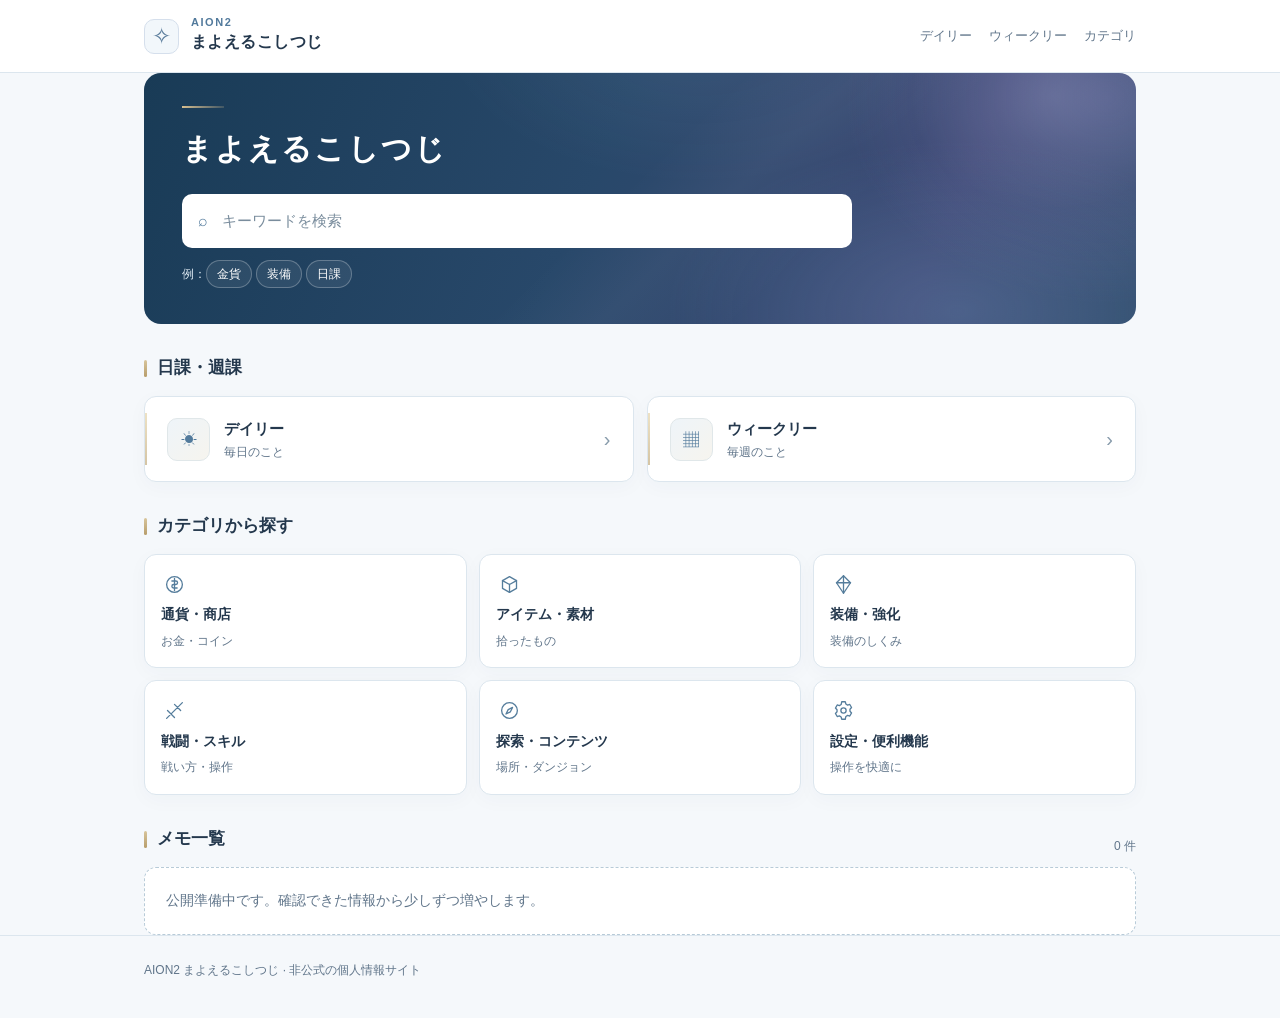
<file: docs/index.html>
<!doctype html><html lang="ja"><head><meta charset="utf-8"><meta name="viewport" content="width=device-width,initial-scale=1"><meta name="theme-color" content="#183853"><meta name="description" content="AION2の疑問や日課などを、必要なときに検索して読み返せる小さな非公式情報サイト。"><title>AION2 まよえるこしつじ</title><link rel="stylesheet" href="./style.css"></head><body><header class="top"><div class="wrap"><a class="brand" href="./index.html"><span class="mark" aria-hidden="true">✧</span><span><small>AION2</small>まよえるこしつじ</span></a><nav class="nav"><a href="./daily.html">デイリー</a><a href="./weekly.html">ウィークリー</a><a href="./index.html#categories">カテゴリ</a></nav></div></header><main class="wrap">
<section class="hero"><span class="stroke"></span><h1>まよえるこしつじ</h1><label class="search" for="query"><span aria-hidden="true">⌕</span><input id="query" type="search" placeholder="キーワードを検索" autocomplete="off" aria-label="メモを検索"></label><div class="examples">例：<button type="button" data-query="金貨">金貨</button><button type="button" data-query="装備">装備</button><button type="button" data-query="日課">日課</button></div></section>
<section class="section"><h2>日課・週課</h2><div class="routines"><a class="routine" href="./daily.html"><span class="glyph" aria-hidden="true">☀</span><span><strong>デイリー</strong><small>毎日のこと</small></span><span class="arrow" aria-hidden="true">›</span></a><a class="routine" href="./weekly.html"><span class="glyph" aria-hidden="true">▦</span><span><strong>ウィークリー</strong><small>毎週のこと</small></span><span class="arrow" aria-hidden="true">›</span></a></div></section>
<section class="section" id="categories"><h2>カテゴリから探す</h2><div class="categories" id="categoriesList">
<button type="button" class="category" data-cat="money" aria-pressed="false"><span class="symbol"><svg viewBox="0 0 24 24" aria-hidden="true" focusable="false" fill="none" stroke="currentColor" stroke-width="1.5" stroke-linejoin="round" stroke-linecap="round"><circle cx="12" cy="12" r="9"/><path d="M9 8h4.5a2 2 0 0 1 0 4H11a2 2 0 1 0 0 4h4M12 5v14"/></svg></span><strong>通貨・商店</strong><small>お金・コイン</small></button>
<button type="button" class="category" data-cat="items" aria-pressed="false"><span class="symbol"><svg viewBox="0 0 24 24" aria-hidden="true" focusable="false" fill="none" stroke="currentColor" stroke-width="1.5" stroke-linejoin="round" stroke-linecap="round"><path d="m12 3 8 4.5v9L12 21l-8-4.5v-9z"/><path d="m4 7.5 8 4.5 8-4.5M12 12v9"/></svg></span><strong>アイテム・素材</strong><small>拾ったもの</small></button>
<button type="button" class="category" data-cat="gear" aria-pressed="false"><span class="symbol"><svg viewBox="0 0 24 24" aria-hidden="true" focusable="false" fill="none" stroke="currentColor" stroke-width="1.5" stroke-linejoin="round" stroke-linecap="round"><path d="m12 2 8 8-8 12-8-12z"/><path d="M4 10h16M12 2v20"/></svg></span><strong>装備・強化</strong><small>装備のしくみ</small></button>
<button type="button" class="category" data-cat="battle" aria-pressed="false"><span class="symbol"><svg viewBox="0 0 24 24" aria-hidden="true" focusable="false" fill="none" stroke="currentColor" stroke-width="1.5" stroke-linejoin="round" stroke-linecap="round"><path d="m5 19 14-14m-7 0 7 7M4 12l8 8M5 19l-2 2m16-16 2-2"/></svg></span><strong>戦闘・スキル</strong><small>戦い方・操作</small></button>
<button type="button" class="category" data-cat="explore" aria-pressed="false"><span class="symbol"><svg viewBox="0 0 24 24" aria-hidden="true" focusable="false" fill="none" stroke="currentColor" stroke-width="1.5" stroke-linejoin="round" stroke-linecap="round"><circle cx="12" cy="12" r="9"/><path d="m15.5 8.5-2.5 5-5 2.5 2.5-5z"/></svg></span><strong>探索・コンテンツ</strong><small>場所・ダンジョン</small></button>
<button type="button" class="category" data-cat="settings" aria-pressed="false"><span class="symbol"><svg viewBox="0 0 24 24" aria-hidden="true" focusable="false" fill="none" stroke="currentColor" stroke-width="1.5" stroke-linejoin="round" stroke-linecap="round"><path d="M10 2h4l.7 2.6 2 1.2 2.5-.7 2 3.5-1.8 1.9v2.4l1.8 1.9-2 3.5-2.5-.7-2 1.2L14 22h-4l-.7-2.6-2-1.2-2.5.7-2-3.5 1.8-1.9v-2.4L2.8 9.2l2-3.5 2.5.7 2-1.2z"/><circle cx="12" cy="12" r="3"/></svg></span><strong>設定・便利機能</strong><small>操作を快適に</small></button></div></section>
<section class="section" id="results"><div class="bar"><h2>メモ一覧</h2><span class="sub" id="resultCount" aria-live="polite">読み込み中</span></div><div class="notes" id="notes"></div><div class="notice" id="empty" hidden>まだ公開メモがありません。確認できた情報から、少しずつ増やしていきます。</div></section>
</main><script src="./search.js" defer></script><script src="./app.js" defer></script><footer><div class="wrap">AION2 まよえるこしつじ · 非公式の個人情報サイト</div></footer></body></html>
</file>
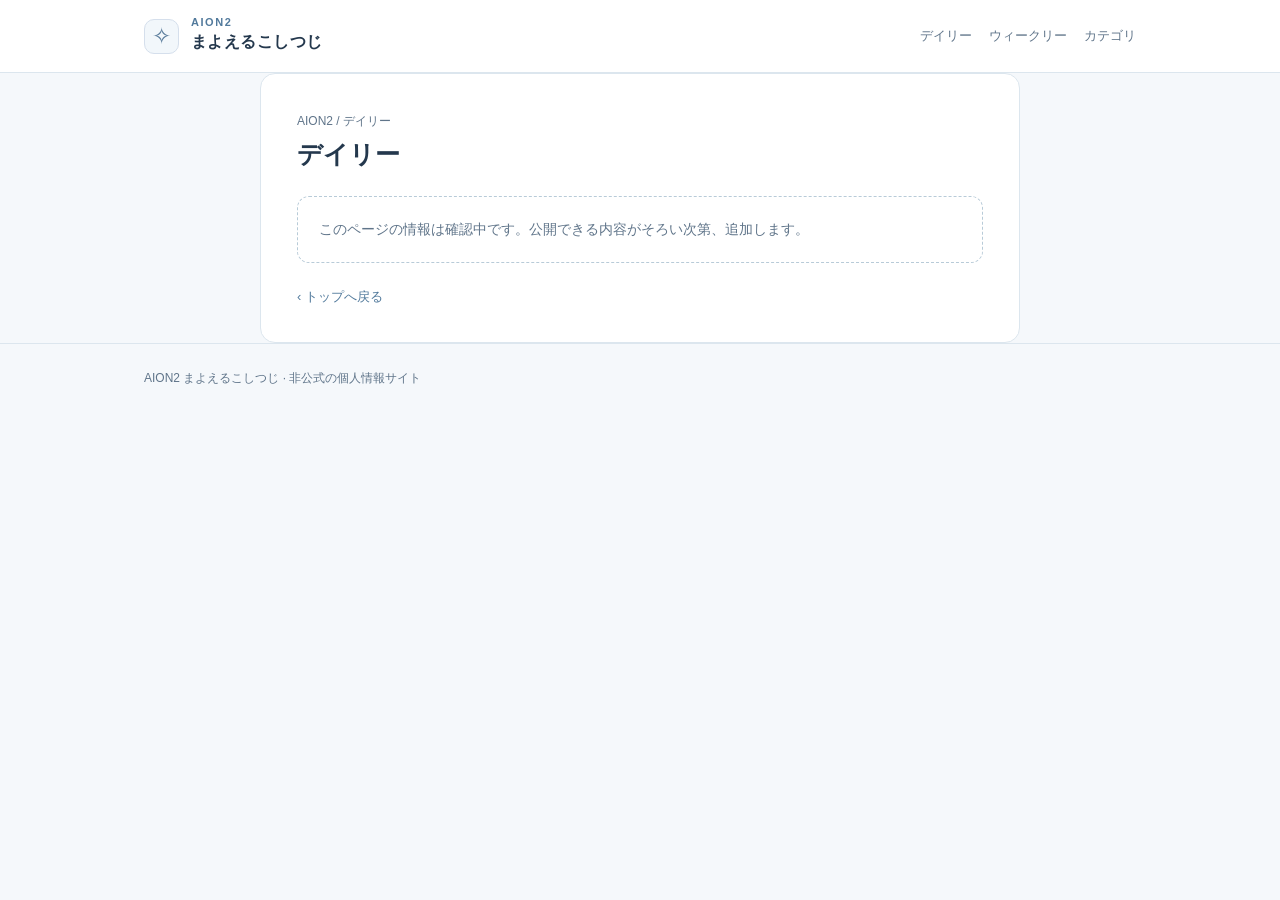
<file: docs/daily.html>
<!doctype html><html lang="ja"><head><meta charset="utf-8"><meta name="viewport" content="width=device-width,initial-scale=1"><meta name="theme-color" content="#183853"><meta name="description" content="AION2の疑問や日課などを、必要なときに検索して読み返せる小さな非公式情報サイト。"><title>AION2 まよえるこしつじ</title><link rel="stylesheet" href="./style.css"></head><body data-page="daily"><header class="top"><div class="wrap"><a class="brand" href="./index.html"><span class="mark" aria-hidden="true">✧</span><span><small>AION2</small>まよえるこしつじ</span></a><nav class="nav"><a href="./daily.html">デイリー</a><a href="./weekly.html">ウィークリー</a><a href="./index.html#categories">カテゴリ</a></nav></div></header><main class="wrap"><article class="article"><span class="mini">AION2 / デイリー</span><h1>デイリー</h1><div id="page-content"></div><a class="back" href="./index.html">‹ トップへ戻る</a></article></main><script src="./search.js" defer></script><script src="./page.js" defer></script><footer><div class="wrap">AION2 まよえるこしつじ · 非公式の個人情報サイト</div></footer></body></html>
</file>
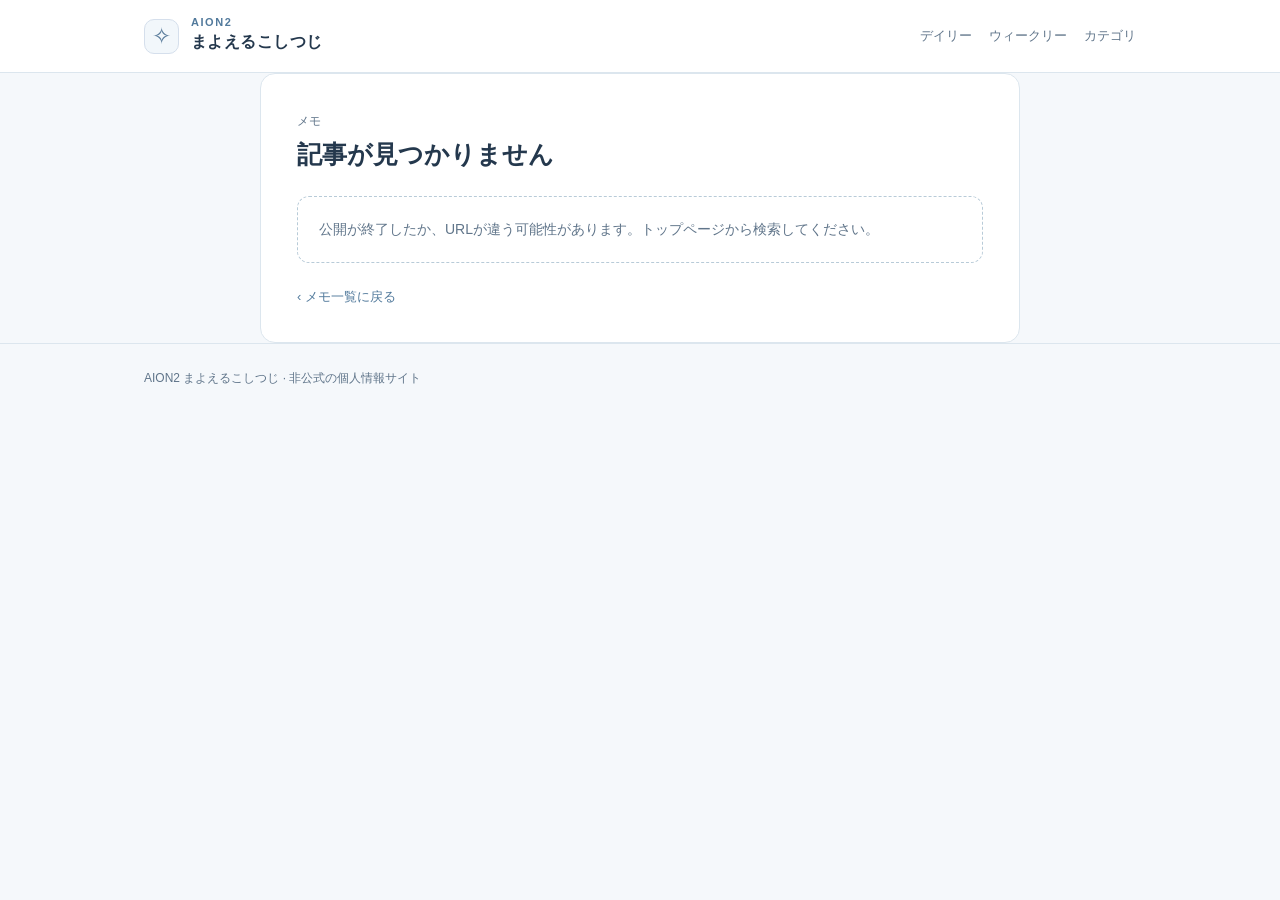
<file: docs/note.html>
<!doctype html><html lang="ja"><head><meta charset="utf-8"><meta name="viewport" content="width=device-width,initial-scale=1"><meta name="theme-color" content="#183853"><meta name="description" content="AION2の疑問や日課などを、必要なときに検索して読み返せる小さな非公式情報サイト。"><title>AION2 まよえるこしつじ</title><link rel="stylesheet" href="./style.css"></head><body data-page="note"><header class="top"><div class="wrap"><a class="brand" href="./index.html"><span class="mark" aria-hidden="true">✧</span><span><small>AION2</small>まよえるこしつじ</span></a><nav class="nav"><a href="./daily.html">デイリー</a><a href="./weekly.html">ウィークリー</a><a href="./index.html#categories">カテゴリ</a></nav></div></header><main class="wrap"><article class="article"><span class="mini" id="kind">メモ</span><h1 id="title">読み込み中…</h1><div id="page-content"></div><a class="back" href="./index.html">‹ メモ一覧に戻る</a></article></main><script src="./search.js" defer></script><script src="./page.js" defer></script><footer><div class="wrap">AION2 まよえるこしつじ · 非公式の個人情報サイト</div></footer></body></html>
</file>
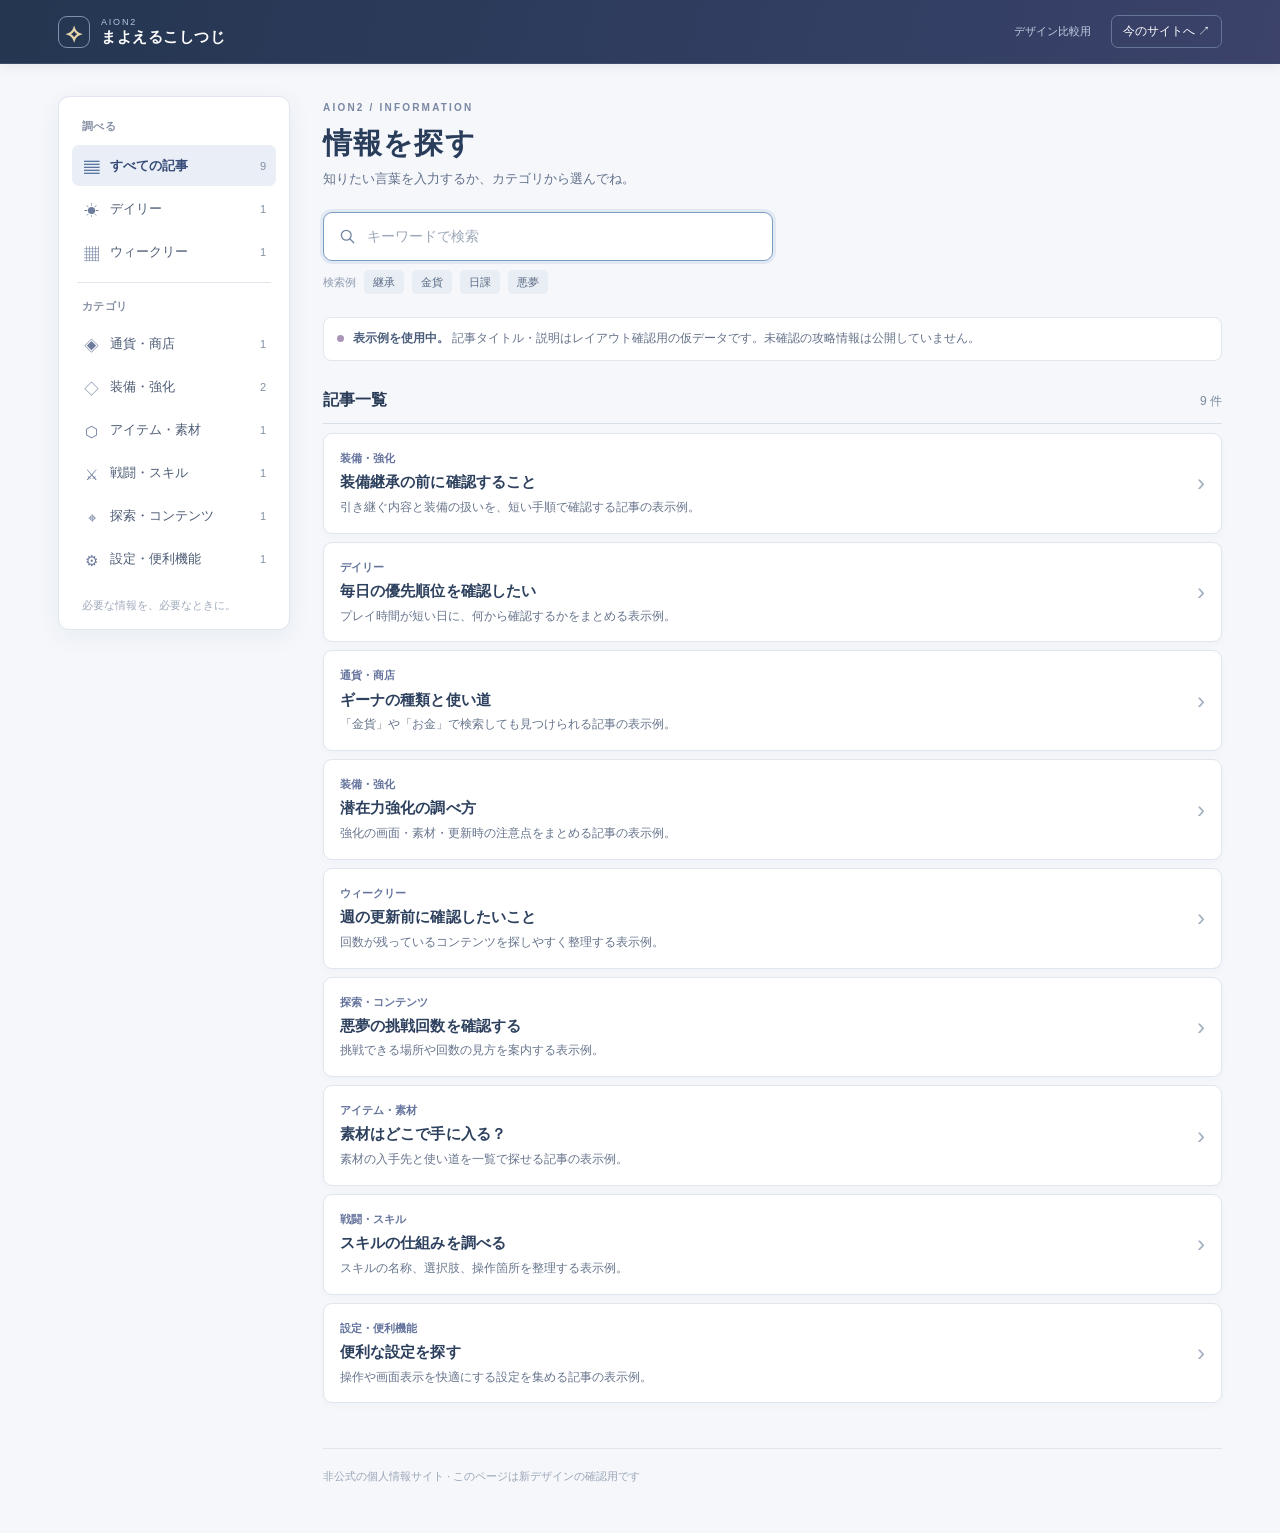
<file: docs/preview-dictionary.html>
<!doctype html>
<html lang="ja">
<head>
<meta charset="utf-8">
<meta name="viewport" content="width=device-width, initial-scale=1">
<meta name="theme-color" content="#263752">
<meta name="description" content="AION2 まよえるこしつじ。検索を主役にした情報辞典レイアウトのデザイン確認ページ。">
<title>辞典型デザイン案 | AION2 まよえるこしつじ</title>
<link rel="stylesheet" href="./dictionary-preview.css?v=fixed-header-20261102">
<script src="./search.js" defer></script>
<script src="./dictionary-preview.js" defer></script>
</head>
<body>
<a class="skip" href="#main">本文へ移動</a>
<header class="topbar">
  <div class="topbar-inner">
    <a class="identity" href="./preview-dictionary.html" aria-label="まよえるこしつじ デザイン案トップ"><span class="star" aria-hidden="true">✧</span><span class="identity-label"><span class="micro">AION2</span>まよえるこしつじ</span></a>
    <div class="topbar-tools">
      <span class="preview-indicator">デザイン比較用</span>
      <a href="./index.html" class="original-link">今のサイトへ <span aria-hidden="true">↗</span></a>
    </div>
  </div>
</header>
<div class="layout">
  <aside class="sidebar" aria-label="カテゴリナビゲーション">
    <div class="side-label">調べる</div>
    <nav id="categoryNav" class="category-nav" aria-label="記事カテゴリ">
      <button type="button" class="side-link selected" data-category="all" aria-pressed="true"><span class="side-icon" aria-hidden="true">▤</span><span>すべての記事</span><span class="side-count" data-count-for="all"></span></button>
      <button type="button" class="side-link" data-category="daily" aria-pressed="false"><span class="side-icon" aria-hidden="true">☀</span><span>デイリー</span><span class="side-count" data-count-for="daily"></span></button>
      <button type="button" class="side-link" data-category="weekly" aria-pressed="false"><span class="side-icon" aria-hidden="true">▦</span><span>ウィークリー</span><span class="side-count" data-count-for="weekly"></span></button>
      <div class="side-separator"></div>
      <div class="side-label side-sublabel">カテゴリ</div>
      <button type="button" class="side-link" data-category="money" aria-pressed="false"><span class="side-icon" aria-hidden="true">◈</span><span>通貨・商店</span><span class="side-count" data-count-for="money"></span></button>
      <button type="button" class="side-link" data-category="gear" aria-pressed="false"><span class="side-icon" aria-hidden="true">◇</span><span>装備・強化</span><span class="side-count" data-count-for="gear"></span></button>
      <button type="button" class="side-link" data-category="items" aria-pressed="false"><span class="side-icon" aria-hidden="true">⬡</span><span>アイテム・素材</span><span class="side-count" data-count-for="items"></span></button>
      <button type="button" class="side-link" data-category="battle" aria-pressed="false"><span class="side-icon" aria-hidden="true">⚔</span><span>戦闘・スキル</span><span class="side-count" data-count-for="battle"></span></button>
      <button type="button" class="side-link" data-category="explore" aria-pressed="false"><span class="side-icon" aria-hidden="true">⌖</span><span>探索・コンテンツ</span><span class="side-count" data-count-for="explore"></span></button>
      <button type="button" class="side-link" data-category="settings" aria-pressed="false"><span class="side-icon" aria-hidden="true">⚙</span><span>設定・便利機能</span><span class="side-count" data-count-for="settings"></span></button>
    </nav>
    <p class="side-footnote">必要な情報を、必要なときに。</p>
  </aside>
  <main id="main" class="workspace">
    <div class="workspace-head">
      <div><div class="eyebrow">AION2 / INFORMATION</div><h1>情報を探す</h1><p class="intro">知りたい言葉を入力するか、カテゴリから選んでね。</p></div>
    </div>
    <section class="search-section" aria-label="記事検索">
      <div class="search-control">
        <svg viewBox="0 0 24 24" aria-hidden="true"><circle cx="11" cy="11" r="6.5"/><path d="m16 16 5 5"/></svg>
        <input id="search" type="search" placeholder="キーワードで検索" autocomplete="off" aria-label="記事を検索">
        <button type="button" id="clearSearch" class="clear-search" aria-label="検索語を消す" hidden>×</button>
      </div>
      <div class="quick-search"><span>検索例</span><button type="button" data-query="継承">継承</button><button type="button" data-query="金貨">金貨</button><button type="button" data-query="日課">日課</button><button type="button" data-query="悪夢">悪夢</button></div>
    </section>
    <div class="demo-note" role="note" id="demoMessage"><span class="demo-dot"></span><span><strong>表示例を使用中。</strong> 記事タイトル・説明はレイアウト確認用の仮データです。未確認の攻略情報は公開していません。</span></div>
    <section id="listing" class="listing" aria-label="記事一覧">
      <div class="list-heading"><h2 id="listTitle">記事一覧</h2><span id="listCount" class="list-count" aria-live="polite">読み込み中</span></div>
      <div id="articleList" class="article-list"></div>
      <div class="empty" id="empty" hidden><div class="empty-mark">⌕</div><strong id="emptyTitle">該当する記事はありません</strong><p id="emptyText">検索語を変えるか、ほかのカテゴリを見てみてね。</p></div>
    </section>
    <section id="detail" class="detail" aria-label="記事の詳細" hidden>
      <button type="button" id="back" class="back">‹ 検索結果へ戻る</button>
      <div class="detail-meta"><span id="detailCategory" class="category-tag"></span><span id="detailStatus" class="demo-chip">レイアウト例</span></div>
      <h2 id="detailTitle"></h2>
      <div class="detail-section"><h3>結論</h3><p id="detailSummary" class="answer"></p></div>
      <div class="detail-section" id="detailStepsSection"><h3>手順・補足</h3><ul id="detailSteps"></ul></div>
      <div class="detail-section" id="detailCautionSection"><h3>注意点</h3><p id="detailCaution"></p></div>
      <div class="detail-section image-section" id="detailImageSection" hidden>
        <h3>画像で確認</h3>
        <button type="button" id="imageExpand" class="image-expand" aria-label="画像を拡大">
          <span class="image-faux"><span class="faux-header">画面の参考画像</span><span class="faux-bars"><i></i><i></i><i></i></span><span class="faux-card"><i></i><i></i></span><span class="faux-label">ここにゲーム内スクリーンショット</span></span>
          <span class="image-hint">クリックで拡大 ↗</span>
        </button>
        <p class="image-caption" id="imageCaption"></p>
      </div>
      <div class="detail-section sources"><h3>出典・確認日</h3><div id="detailSources"></div><p id="checkedAt"></p></div>
    </section>
    <footer class="site-foot">非公式の個人情報サイト · このページは新デザインの確認用です</footer>
  </main>
</div>
<dialog id="imageDialog" class="image-dialog" aria-label="参考画像の拡大表示"><div class="dialog-header"><strong>画像の表示例</strong><button type="button" id="closeDialog" aria-label="閉じる">×</button></div><div id="largeImage"></div><p>ゲーム画面の画像がある場合だけ表示します。現在は配置見本です。</p></dialog>
</body>
</html>
</file>
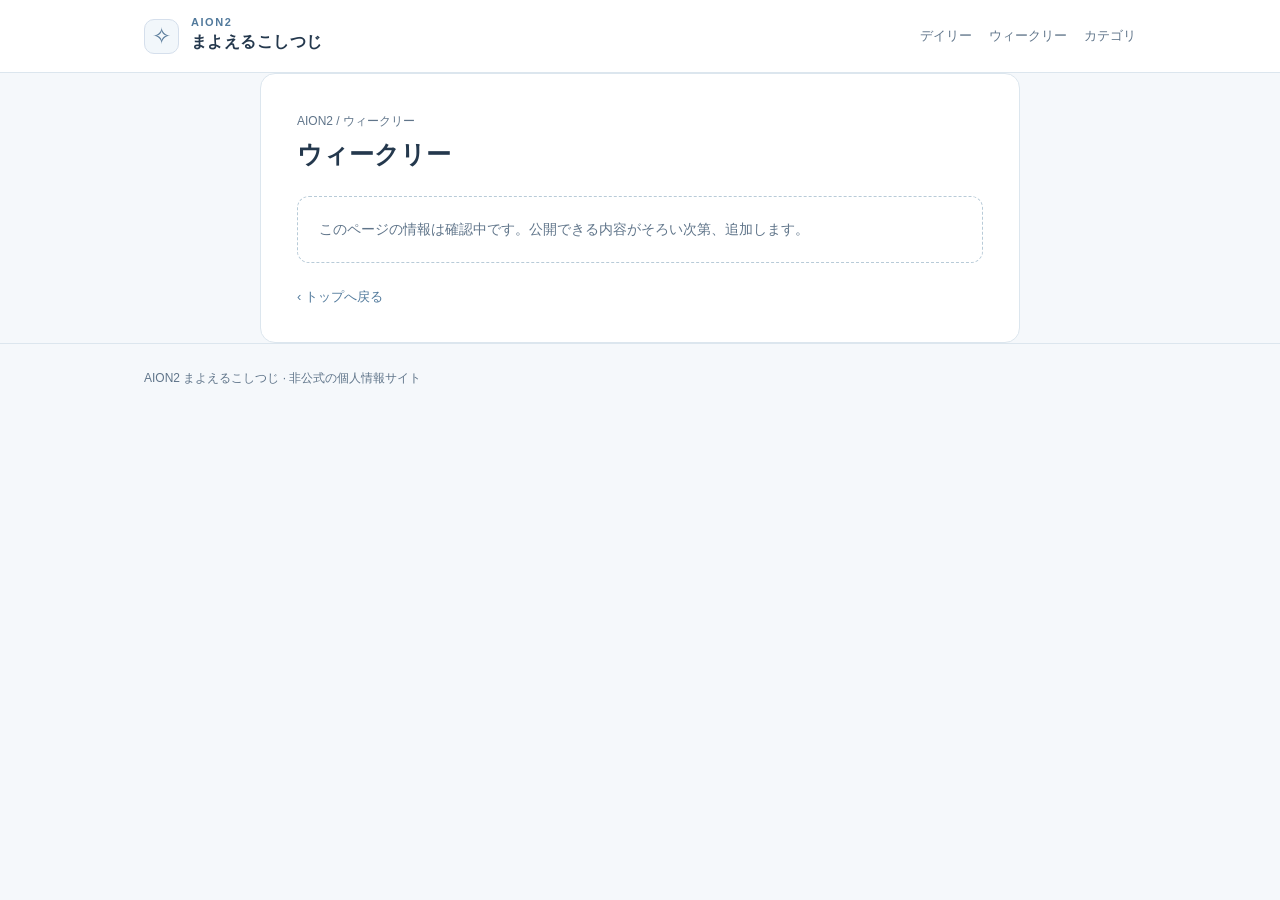
<file: docs/weekly.html>
<!doctype html><html lang="ja"><head><meta charset="utf-8"><meta name="viewport" content="width=device-width,initial-scale=1"><meta name="theme-color" content="#183853"><meta name="description" content="AION2の疑問や日課などを、必要なときに検索して読み返せる小さな非公式情報サイト。"><title>AION2 まよえるこしつじ</title><link rel="stylesheet" href="./style.css"></head><body data-page="weekly"><header class="top"><div class="wrap"><a class="brand" href="./index.html"><span class="mark" aria-hidden="true">✧</span><span><small>AION2</small>まよえるこしつじ</span></a><nav class="nav"><a href="./daily.html">デイリー</a><a href="./weekly.html">ウィークリー</a><a href="./index.html#categories">カテゴリ</a></nav></div></header><main class="wrap"><article class="article"><span class="mini">AION2 / ウィークリー</span><h1>ウィークリー</h1><div id="page-content"></div><a class="back" href="./index.html">‹ トップへ戻る</a></article></main><script src="./search.js" defer></script><script src="./page.js" defer></script><footer><div class="wrap">AION2 まよえるこしつじ · 非公式の個人情報サイト</div></footer></body></html>
</file>
<file: docs/style.css>
:root{color-scheme:light;--ink:#24384d;--muted:#60758a;--navy:#183853;--blue:#527a9c;--gold:#b5a078;--bg:#f5f8fb;--border:#dce6ee;--card:#fff;--pale:#edf3f8}
*{box-sizing:border-box}body{margin:0;font-family:-apple-system,BlinkMacSystemFont,"Hiragino Kaku Gothic ProN","Yu Gothic",Meiryo,sans-serif;color:var(--ink);background:var(--bg);line-height:1.7}a{color:inherit;text-decoration:none}button,input{font:inherit}button{cursor:pointer}button:focus-visible,a:focus-visible,input:focus-visible{outline:3px solid #749fbe;outline-offset:3px}.wrap{max-width:1040px;padding:0 24px;margin:auto}
.top{background:#fff;border-bottom:1px solid var(--border)}.top .wrap{display:flex;align-items:center;justify-content:space-between;min-height:72px;gap:18px}.brand{font-weight:750;letter-spacing:.03em;display:flex;align-items:center;gap:12px}.brand .mark{height:35px;width:35px;display:grid;place-items:center;border:1px solid #cadbe5;background:#f2f7fb;border-radius:10px;color:var(--blue)}.brand small{display:block;font-size:11px;color:var(--blue);letter-spacing:.14em;line-height:1.1}.nav{display:flex;gap:17px;font-size:13px;color:var(--muted)}.nav a:hover{color:var(--blue)}
main{padding:27px 0 55px}.hero{background:linear-gradient(115deg,#183853 0%,#325a79 100%);border-radius:17px;padding:33px 38px 36px;color:#fff;position:relative;overflow:hidden}.hero:after{content:"";border:1px solid rgba(255,255,255,.11);width:300px;height:300px;border-radius:50%;position:absolute;right:-90px;top:-170px;pointer-events:none}.hero h1{font-size:clamp(22px,3.8vw,30px);letter-spacing:.07em;margin:0 0 20px;position:relative;z-index:1}.stroke{display:block;width:34px;height:2px;background:var(--gold);margin-bottom:15px}.search{display:flex;align-items:center;gap:12px;max-width:670px;height:54px;background:white;padding:0 16px;border-radius:10px;position:relative;z-index:1;color:var(--blue)}.search input{min-width:0;flex:1;border:0;background:transparent;outline:none;font-size:15px;color:var(--ink)}.search input::placeholder{color:#7a8d9d}.examples{font-size:12px;color:#dde9f2;margin-top:12px;position:relative;z-index:1}.examples button{margin:0 4px 0 0;border:1px solid rgba(255,255,255,.26);background:rgba(255,255,255,.07);border-radius:99px;color:#fff;padding:3px 10px}.examples button:hover{background:rgba(255,255,255,.16)}
.section{margin-top:30px}.section h2{font-size:17px;margin:0 0 13px}.routines{display:grid;grid-template-columns:repeat(2,minmax(0,1fr));gap:13px}.routine,.category,.note{background:var(--card);border:1px solid var(--border);box-shadow:0 5px 20px #17375308;border-radius:12px}.routine{padding:19px 22px;display:flex;gap:14px;align-items:center}.routine:hover,.category:hover,.note:hover{border-color:#aac3d7}.glyph{color:var(--blue);background:var(--pale);height:43px;width:43px;border-radius:10px;display:grid;place-items:center;flex-shrink:0}.routine strong{display:block;font-size:15px}.routine small,.category small{color:var(--muted);font-size:12px;display:block}.arrow{margin-left:auto;color:#879bab;font-size:20px}
.categories{display:grid;grid-template-columns:repeat(3,minmax(0,1fr));gap:12px}.category{padding:16px;text-align:left;color:var(--ink)}.category strong{font-size:14px;display:block}.category .symbol{font-size:20px;color:var(--blue);line-height:1.6}.category[aria-pressed="true"]{background:#e8f2fa;border-color:#608baa}.category small{margin-top:4px}.bar{display:flex;align-items:center;justify-content:space-between;gap:12px}.sub{color:var(--muted);font-size:12px}.notes{display:grid;grid-template-columns:repeat(2,minmax(0,1fr));gap:12px}.note{padding:18px 20px}.note .tag{font-size:11px;color:#4f708c;background:#edf3f8;border-radius:5px;padding:2px 8px;display:inline-block}.note strong{display:block;font-size:15px;margin-top:7px}.note p{font-size:13px;color:var(--muted);margin:5px 0 0}.notice{background:#fff;border:1px dashed #b8cbd8;border-radius:12px;padding:21px;font-size:14px;color:var(--muted)}.back{display:inline-block;color:var(--blue);font-size:13px;margin-top:23px}.article{max-width:760px;margin:0 auto;background:white;border:1px solid var(--border);border-radius:15px;padding:32px 36px}.article h1{font-size:25px;margin:0 0 20px}.article h2{font-size:17px}.article p{color:#50697e}.mini{font-size:12px;color:var(--muted)}footer{border-top:1px solid var(--border);padding:24px 0 38px;color:var(--muted);font-size:12px}
@media(max-width:680px){.wrap{padding:0 15px}.top .wrap{min-height:64px}.brand{font-size:14px;gap:9px}.brand .mark{width:32px;height:32px}.nav{gap:10px;font-size:11px}main{padding-top:16px}.hero{padding:25px 20px;border-radius:13px}.hero h1{margin-bottom:17px}.search{height:49px}.categories{grid-template-columns:repeat(2,minmax(0,1fr));gap:9px}.category{padding:13px}.routines{gap:9px}.routine{padding:13px 12px;gap:10px}.glyph{width:37px;height:37px}.routine strong{font-size:13px}.routine small{font-size:11px}.notes{grid-template-columns:1fr}.section{margin-top:25px}.article{padding:24px 20px}.article h1{font-size:21px}}
@media(max-width:350px){.routines{grid-template-columns:1fr}.nav a:nth-child(2){display:none}}
@media(prefers-reduced-motion:reduce){*{scroll-behavior:auto!important}}

/* AION-inspired detailing: cool blue and violet light, restrained gold accents. */
.brand .mark{border-color:#d5dfec;background:#f2f7fb;color:#5b7d9c;font-size:23px;font-weight:400;line-height:1}
.hero{
  background:
    radial-gradient(ellipse 330px 260px at 97% 10%,rgba(175,158,222,.26) 0%,transparent 79%),
    radial-gradient(ellipse 350px 205px at 82% 95%,rgba(142,182,226,.22) 0%,transparent 83%),
    radial-gradient(ellipse 260px 160px at 56% -20%,rgba(194,217,246,.09) 0%,transparent 100%),
    linear-gradient(113deg,#193b56 0%,#28486a 45%,#3c4873 79%,#304c6c 100%);
}
.hero:before{
  content:"";
  position:absolute;inset:0;
  background:linear-gradient(136deg,transparent 48%,rgba(233,239,255,.045) 57%,transparent 68%);
  pointer-events:none;
}
.hero:after{
  content:"";position:absolute;
  width:290px;height:230px;top:-92px;right:-62px;
  border:0;border-radius:50%;
  background:radial-gradient(ellipse at center,rgba(222,225,255,.15) 0%,rgba(213,218,250,.07) 30%,transparent 70%);
  pointer-events:none;
}
.hero .stroke{width:42px;background:linear-gradient(90deg,#d7be8f,rgba(215,190,143,.20))}
.section h2{display:flex;align-items:center;gap:10px}.section h2:before{content:"";display:inline-block;width:3px;height:17px;flex:none;border-radius:5px;background:linear-gradient(#d8c59b,#b79d6b)}
.routine{position:relative;overflow:hidden}.routine:before{content:"";position:absolute;top:16px;left:0;bottom:16px;width:2px;background:linear-gradient(180deg,#e6d5ab,#c2ab7d);opacity:.70}.glyph{background:linear-gradient(135deg,#eef4f9,#f6f4ee);border:1px solid #e0e7e9}
.category .symbol{display:inline-flex;align-items:center;justify-content:center;height:27px;width:27px;margin-bottom:2px;color:#557d9c}.category .symbol svg{height:21px;width:21px}.category:hover,.routine:hover{border-color:#c5b18a}.category[aria-pressed="true"]{border-color:#b5a078;background:#f4f5f1}.category[aria-pressed="true"] .symbol{color:#9d865f}
@media(max-width:680px){.hero{background:radial-gradient(ellipse 235px 210px at 105% 0%,rgba(175,158,222,.23),transparent 80%),radial-gradient(ellipse 230px 180px at 90% 100%,rgba(142,182,226,.16),transparent 85%),linear-gradient(113deg,#193b56 0%,#28486a 58%,#3c4873 100%)}.hero:after{width:210px;height:170px;top:-70px;right:-85px}}

/* Simple, information-first reading layout for published notes. */
.routine-list{display:grid;gap:12px}.routine-entry{display:block;border:1px solid var(--border);border-radius:11px;padding:16px 18px;background:var(--card)}.routine-entry:hover{border-color:#b5a078}.routine-entry strong{display:block;font-size:15px;margin:6px 0}.routine-entry p{color:var(--muted);font-size:13px;margin:0}.routine-entry .tag{font-size:11px;color:#577691;background:#edf3f8;padding:2px 8px;border-radius:5px}.source-item a{color:#426e91;text-decoration:underline;text-underline-offset:3px;overflow-wrap:anywhere}.article .notice{white-space:pre-wrap}.article ul{padding-left:22px}.article li{margin:6px 0}
</file>
<file: docs/dictionary-preview.css>
/* Stand-alone dictionary layout prototype. Intentionally does not alter style.css */
:root{--header-height:64px;color-scheme:light;--ink:#273954;--sub:#62718a;--faint:#8e9aaf;--bg:#f5f7fb;--white:#fff;--line:#e0e5ee;--navy:#263752;--purple:#5f658e;--focus:#789cc6}
*{box-sizing:border-box}
html{scroll-behavior:smooth}
body{margin:0;padding-top:var(--header-height);background:var(--bg);color:var(--ink);font-family:-apple-system,BlinkMacSystemFont,"Hiragino Kaku Gothic ProN","Yu Gothic",Meiryo,sans-serif;font-size:14px;line-height:1.65}
button,input{font:inherit}button{cursor:pointer}a{color:inherit;text-decoration:none}
button:focus-visible,a:focus-visible,input:focus-visible{outline:3px solid var(--focus);outline-offset:3px}
.skip{position:absolute;left:8px;top:-80px;background:#fff;z-index:30;padding:8px 12px}.skip:focus{top:8px}
.topbar{position:fixed;top:0;left:0;right:0;width:100%;height:var(--header-height);z-index:100;box-shadow:0 2px 12px #14253b16;background:linear-gradient(105deg,#243650,#343f65 75%,#3c426b);color:#fff;border-bottom:1px solid #3d4b6c}
.topbar-inner{height:100%;max-width:1220px;padding:0 28px;margin:auto;display:flex;align-items:center;justify-content:space-between;gap:18px}
.identity{display:flex;align-items:center;gap:11px;font-weight:760;font-size:15px;letter-spacing:.035em}
.star{display:grid;place-items:center;width:32px;height:32px;border:1px solid #8291ad;border-radius:9px;color:#e7d7ad;font-size:23px}
.identity-label{line-height:1.25}.micro{font-size:9px;letter-spacing:.2em;font-weight:500;color:#b6c5df;display:block}
.topbar-tools{display:flex;align-items:center;gap:20px}.preview-indicator{font-size:11px;color:#c4cce0}.original-link{font-size:12px;border:1px solid #667696;padding:6px 11px;border-radius:7px}.original-link:hover{background:#ffffff13}
.layout{max-width:1220px;padding:32px 28px 48px;margin:auto;display:grid;grid-template-columns:232px minmax(0,1fr);gap:33px}
.sidebar{align-self:start;position:sticky;top:calc(var(--header-height) + 18px);padding:17px 13px 15px;border:1px solid var(--line);background:var(--white);border-radius:11px;box-shadow:0 6px 24px #213a5610;max-height:calc(100vh - var(--header-height) - 36px);overflow:auto}
.side-label{font-size:11px;font-weight:760;color:#8791a4;letter-spacing:.04em;padding:3px 10px 10px}.side-sublabel{padding:12px 10px 6px}
.category-nav{display:flex;flex-direction:column;gap:2px}
.side-link{border:0;border-radius:7px;width:100%;min-height:41px;display:flex;align-items:center;gap:9px;padding:8px 10px;background:transparent;text-align:left;color:#4d5c75;font-size:13px}
.side-link:hover{background:#f2f5fa}.side-link.selected{background:#e9eef7;color:#354a76;font-weight:730}
.side-icon{display:grid;place-items:center;font-size:15px;color:#6d7c9d;min-width:19px;height:20px}
.side-link.selected .side-icon{color:#526e9b}
.side-count{margin-left:auto;color:#8390a5;font-size:11px;font-weight:500;font-variant-numeric:tabular-nums}
.side-separator{height:1px;background:var(--line);margin:8px 5px 0}
.side-footnote{font-size:11px;color:#a0aabc;margin:17px 10px 0}
.workspace{min-width:0;padding:4px 0 0;scroll-margin-top:calc(var(--header-height) + 16px)}
.eyebrow{font-size:10px;font-weight:730;letter-spacing:.22em;color:#7a87a3;margin-bottom:3px}
.workspace-head h1{font-size:clamp(23px,2.5vw,29px);letter-spacing:.04em;margin:0 0 1px;font-weight:750;color:#293d5b}
.intro{font-size:13px;color:var(--sub);margin:0}
.search-section{margin-top:22px}
.search-control{height:49px;display:flex;align-items:center;gap:9px;max-width:450px;background:#fff;border:1.5px solid #c9d4e3;border-radius:9px;padding:0 14px;box-shadow:0 3px 12px #1e355b09;transition:border-color .15s}
.search-control:focus-within{border-color:#789cc6;box-shadow:0 0 0 3px #799fc327}
.search-control svg{height:18px;width:18px;fill:none;stroke:#7188a3;stroke-width:1.8;stroke-linecap:round;flex:none}
.search-control input{border:0;outline:0;min-width:0;flex:1;width:100%;color:var(--ink);font-size:14px;background:transparent}
.search-control input::placeholder{color:#9ca7b7}
.search-control input::-webkit-search-cancel-button{display:none}
.clear-search{border:0;background:none;color:#6d7c93;font-size:22px;line-height:1;padding:0 4px}
.quick-search{display:flex;gap:8px;align-items:center;flex-wrap:wrap;margin-top:9px}
.quick-search>span{font-size:11px;color:var(--faint)}
.quick-search button{border:0;background:#e9eef5;color:#596b85;border-radius:5px;padding:3px 9px;font-size:11px}
.quick-search button:hover{background:#dce6f3;color:#324d73}
.demo-note{display:flex;gap:9px;align-items:flex-start;margin-top:23px;padding:11px 13px;background:#fff;border:1px solid #e2e6ef;border-radius:8px;font-size:12px;color:#65728a}
.demo-note strong{color:#4d5f7c}
.demo-dot{flex:none;width:7px;height:7px;background:#a995b5;border-radius:100%;margin-top:6px}
.listing{margin-top:26px}
.list-heading{display:flex;align-items:baseline;justify-content:space-between;border-bottom:1px solid #d7dfe9;padding-bottom:10px;margin-bottom:9px}
.list-heading h2{font-size:16px;margin:0;font-weight:740}.list-count{font-size:12px;color:#7b899e;font-variant-numeric:tabular-nums}
.article-list{display:flex;flex-direction:column;gap:8px}
.article-item{width:100%;display:flex;align-items:center;text-align:left;gap:14px;padding:15px 16px;min-height:90px;border:1px solid var(--line);border-radius:9px;background:#fff;box-shadow:0 3px 9px #34425b07;transition:border-color .13s,box-shadow .13s}
.article-item:hover{border-color:#b1bed4;box-shadow:0 5px 16px #2c3b5712}
.article-text{min-width:0;flex:1}.article-topline{display:flex;align-items:center;flex-wrap:wrap;gap:8px;margin-bottom:3px}
.category-tag{font-size:11px;color:#65749d;font-weight:680}.article-item strong{display:block;font-size:15px;color:#2d405e;font-weight:710;letter-spacing:.005em}
.article-item p{font-size:12px;line-height:1.65;color:#66748c;margin:3px 0 0;display:-webkit-box;-webkit-line-clamp:2;-webkit-box-orient:vertical;overflow:hidden}
.item-arrow{font-size:24px;line-height:1;color:#a2afc1;flex:none}
.empty{text-align:center;background:#fff;border:1px dashed #cbd4e2;border-radius:11px;padding:42px 20px;color:#65738a}
.empty-mark{font-size:35px;color:#8996ae;line-height:1}.empty p{font-size:12px}.empty strong{font-weight:680;color:#455977}
.detail{padding:4px 0 28px}.back{border:0;background:transparent;padding:0;color:#567498;font-size:13px;margin:3px 0 26px}.back:hover{text-decoration:underline}
.detail-meta{display:flex;align-items:center;gap:9px;margin-bottom:10px}.demo-chip{font-size:10px;color:#817495;border:1px solid #d9d4e8;background:#f4f1f9;padding:1px 8px;border-radius:4px}
.detail h2{font-size:clamp(23px,3vw,29px);letter-spacing:.02em;margin:0 0 25px;line-height:1.5;color:#263a58}
.detail-section{padding:19px 0;border-top:1px solid #dfe5ee}
.detail-section h3{font-size:14px;margin:0 0 10px;color:#364c6c}.detail-section p{color:#4e607b;font-size:14px;line-height:1.85;margin:0}
.detail-section .answer{font-weight:630;color:#283e5c;font-size:16px;line-height:1.8}
.detail-section ul{margin:0;padding-left:22px;color:#54647d}.detail-section li{margin:0 0 6px;line-height:1.8}
.image-expand{border:1px solid #ced7e4;background:#f8fafc;width:100%;max-width:590px;border-radius:9px;padding:15px;display:block;text-align:left}
.image-faux{display:flex;flex-direction:column;gap:13px;background:#e7edf7;min-height:245px;border:1px solid #d6dfed;border-radius:7px;padding:14px;overflow:hidden}
.faux-header{background:#374767;color:#e6edff;border-radius:5px;padding:8px;font-size:12px}
.faux-bars{display:flex;gap:8px}.faux-bars i{background:#b5c1d7;border-radius:4px;height:13px;width:30%}
.faux-bars i:nth-child(2){width:21%}.faux-bars i:nth-child(3){width:16%}
.faux-card{background:#f9fbff;border:1px solid #c6d1e1;border-radius:5px;display:flex;flex-direction:column;gap:9px;padding:13px}
.faux-card i{display:block;height:13px;background:#e0e6f1;border-radius:4px;width:70%}.faux-card i:nth-child(2){width:47%}
.faux-label{font-size:12px;text-align:center;color:#596b8c;margin:auto}
.image-hint{font-size:11px;color:#72809a;display:block;margin-top:7px;text-align:right}
.image-caption{margin-top:8px!important;color:#8b95a7!important;font-size:12px!important}
.sources a{color:#456d99;text-decoration:underline;text-underline-offset:3px;overflow-wrap:anywhere}
.sources>div{font-size:13px;color:#64758c}.sources p{font-size:12px!important;color:#8391a2!important;margin-top:9px!important}
.site-foot{font-size:11px;color:#9aa6b7;margin-top:45px;border-top:1px solid #e0e5ec;padding-top:18px}
.image-dialog{width:min(92vw,780px);max-height:90vh;border:0;border-radius:12px;padding:16px;background:#fff;box-shadow:0 24px 90px #0e1e385e}
.image-dialog::backdrop{background:#152039b3}.dialog-header{display:flex;align-items:center;justify-content:space-between;margin-bottom:10px;color:#384d6a}.dialog-header button{border:0;background:#edf1f7;padding:3px 10px;font-size:20px;border-radius:6px}.image-dialog .image-faux{height:min(65vh,470px)}.image-dialog>p{color:#64728a;font-size:12px}
[hidden]{display:none!important}
@media(max-width:850px){
.layout{grid-template-columns:196px minmax(0,1fr);gap:20px;padding:22px 18px 40px}
.topbar-inner{padding:0 18px}.sidebar{padding:12px 8px}.side-link{padding:8px 7px;font-size:12px}.side-label{padding-left:7px}
}
@media(max-width:680px){
:root{--header-height:60px}
.topbar-inner{height:100%;padding:0 16px}.identity{font-size:13px;gap:9px}.topbar-tools{gap:9px}.preview-indicator{display:none}.original-link{font-size:10px;padding:6px 8px}
.layout{display:flex;flex-direction:column;padding:0 0 25px;gap:0}
.sidebar{position:static;overflow:visible;max-height:none;border:0;border-bottom:1px solid #e0e5ef;border-radius:0;padding:9px 12px;box-shadow:none;background:#fff}
.sidebar>.side-label,.side-separator,.side-sublabel,.side-footnote{display:none}
.category-nav{display:flex;flex-direction:row;overflow-x:auto;gap:6px;padding:3px 0 6px;scrollbar-width:thin;-webkit-overflow-scrolling:touch}
.category-nav .side-link{flex:none;width:auto;min-height:37px;border:1px solid #e1e7ef;padding:7px 11px;gap:6px;border-radius:7px;font-size:12px;white-space:nowrap}
.category-nav .side-link.selected{border-color:#becbe0;background:#e9eef7}
.side-count{font-size:10px}
.workspace{padding:23px 16px 0}.eyebrow{font-size:9px}.workspace-head h1{font-size:23px}.intro{font-size:12px}
.search-section{margin-top:18px}.search-control{max-width:none;width:100%;height:46px}
.demo-note{font-size:11px;line-height:1.65;margin-top:19px;padding:9px 11px}
.listing{margin-top:21px}.article-item{min-height:82px;padding:13px 12px}.article-item strong{font-size:14px}.article-item p{font-size:12px}
.site-foot{margin-top:29px}.detail h2{font-size:23px}
}
@media(prefers-reduced-motion:reduce){html{scroll-behavior:auto}.article-item,.search-control{transition:none}}
</file>
